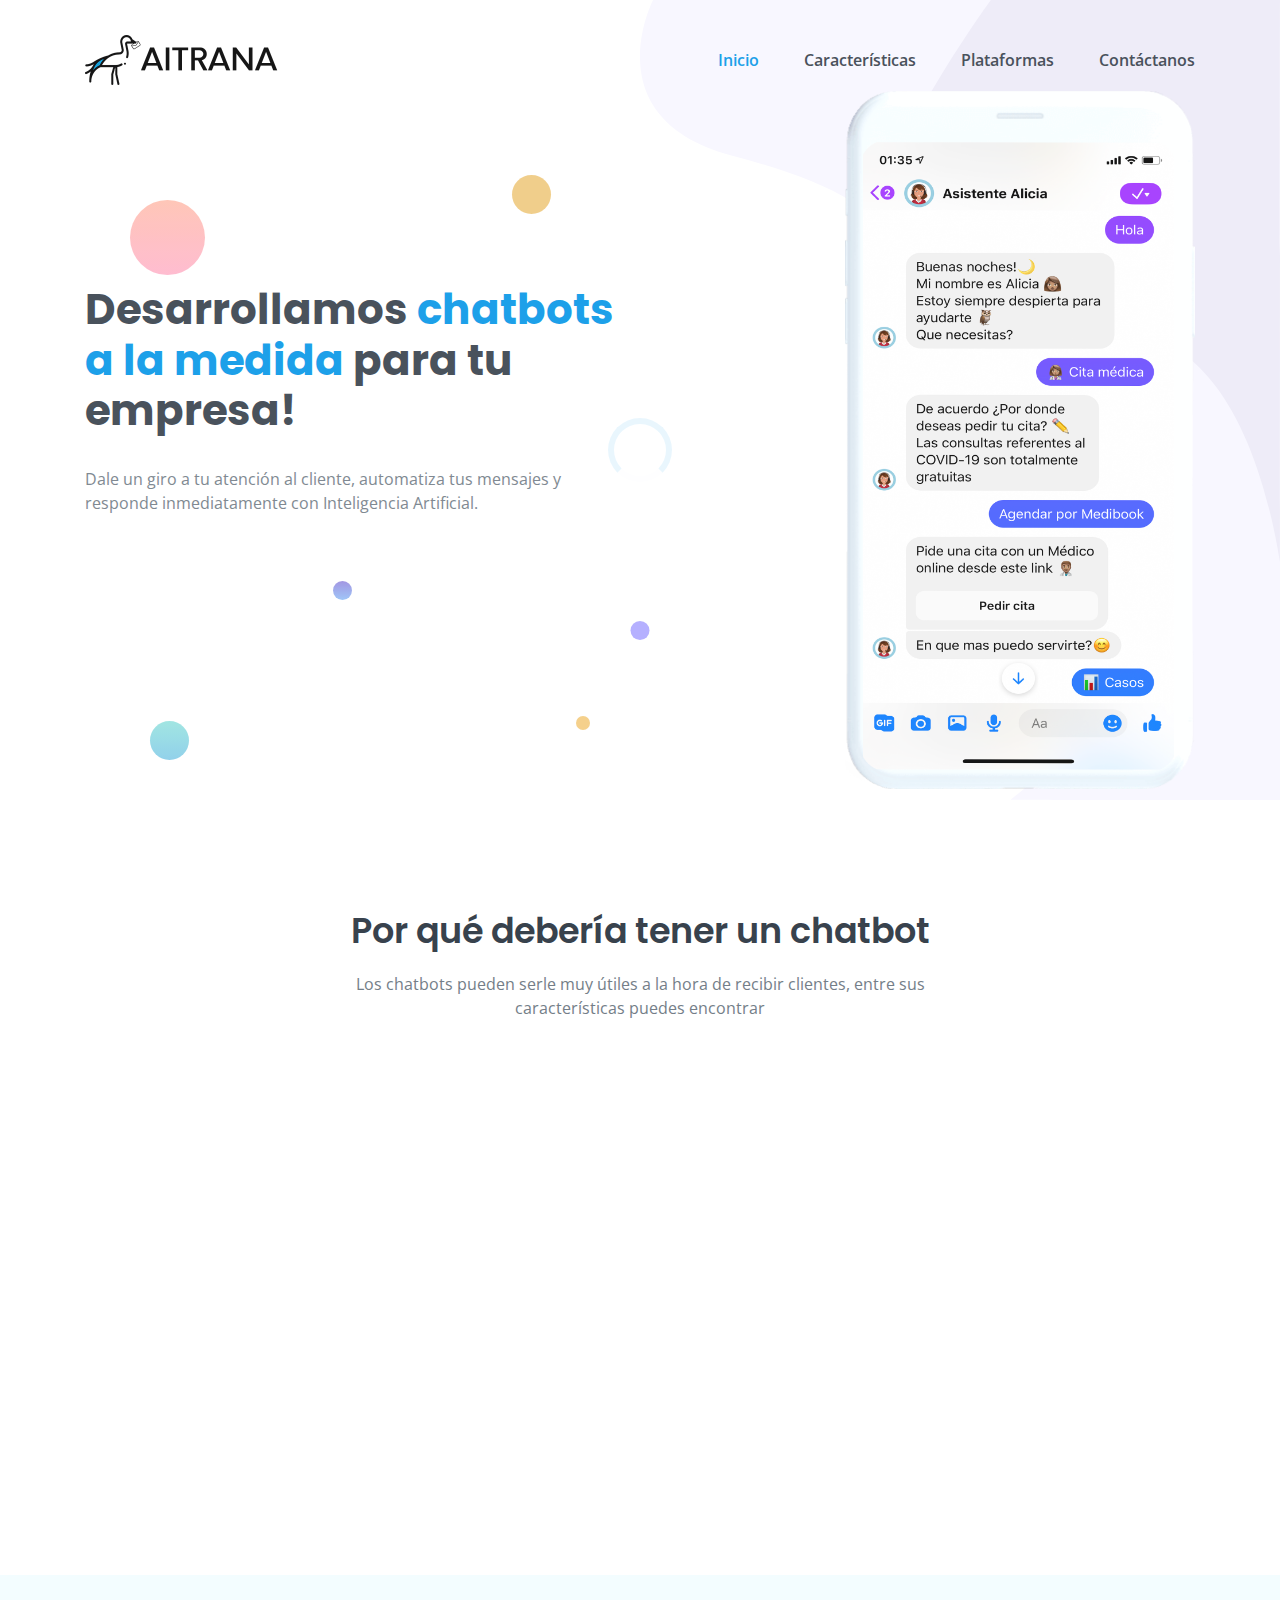
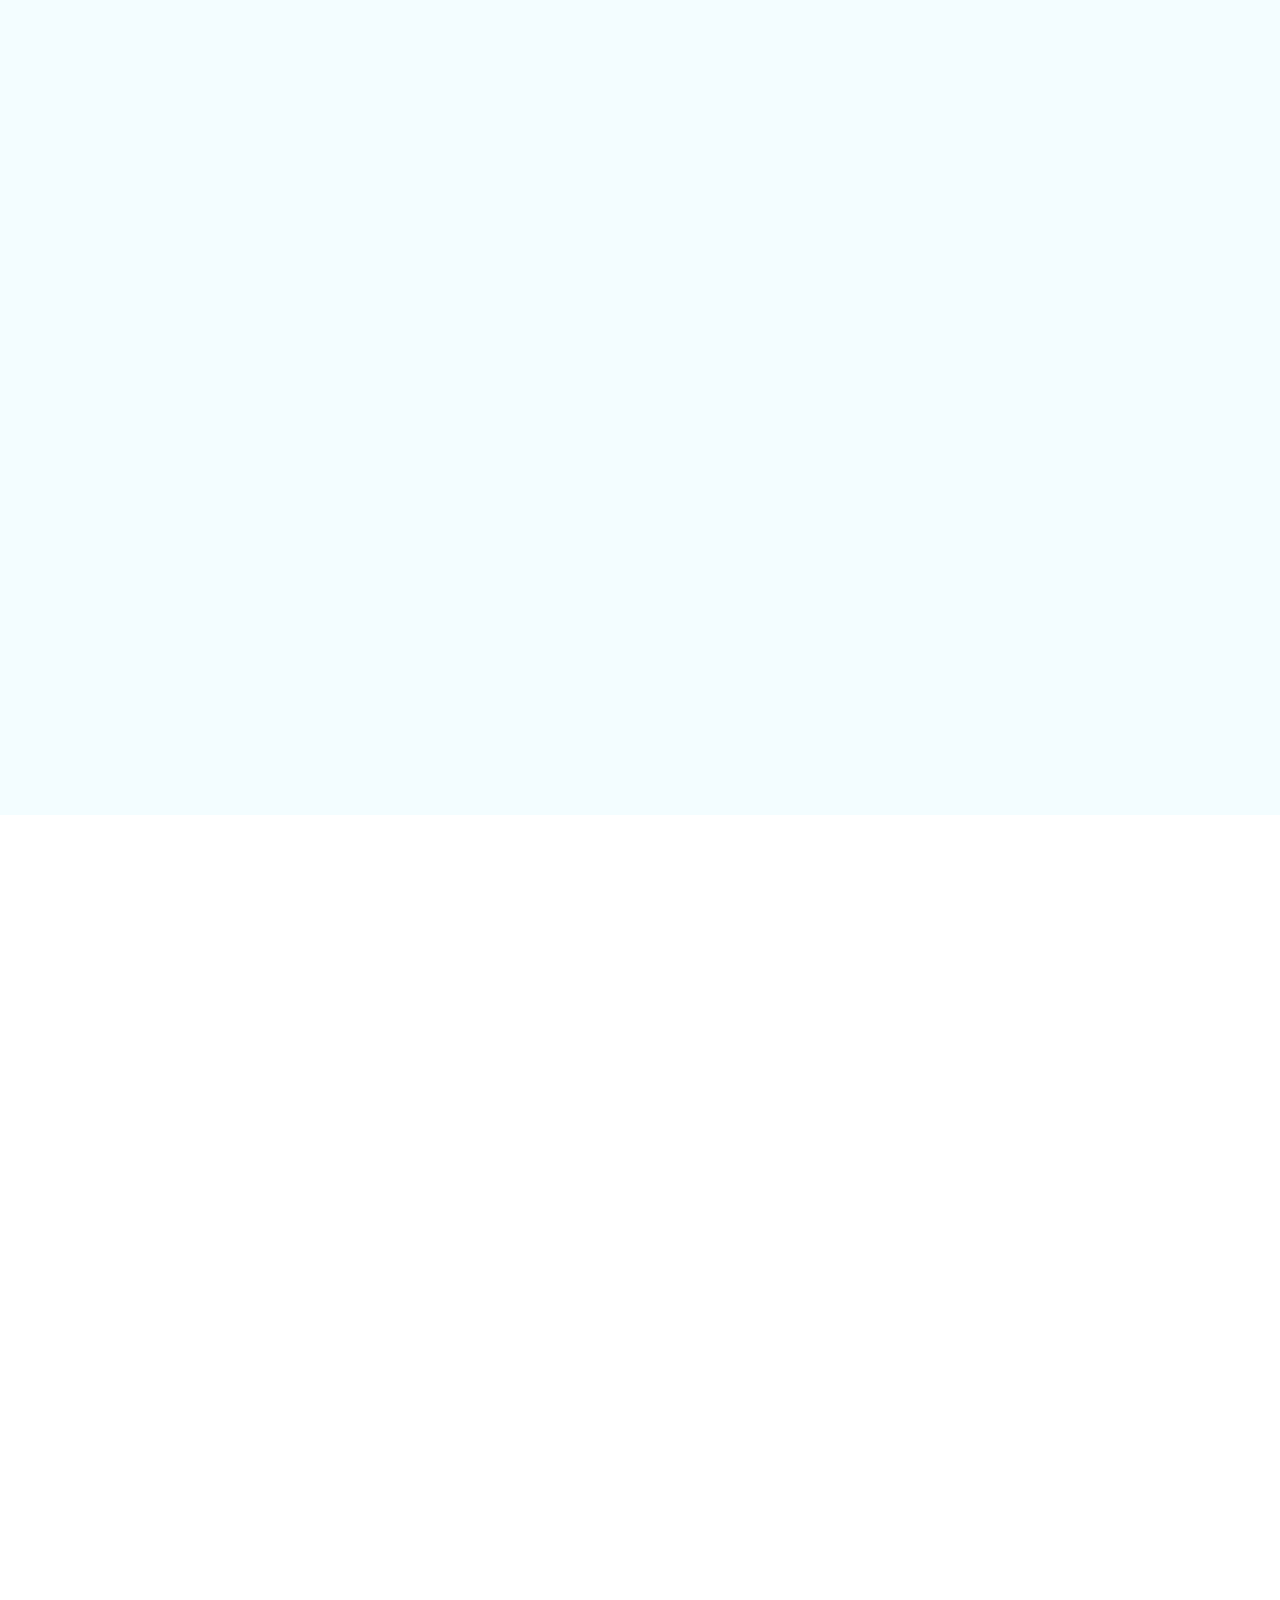
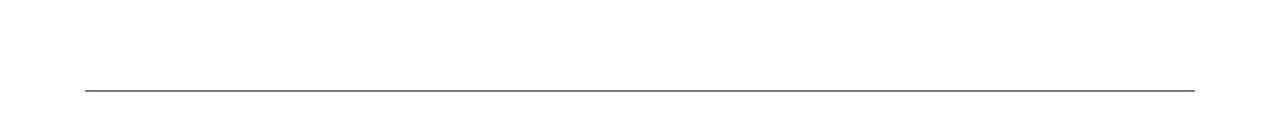
<file: index.html>
<!doctype html>
<html class="no-js" lang="en">

<head>
    <meta charset="utf-8">
    
    <!--====== Title ======-->
    <title>Aitrana</title>
    
    <meta name="description" content="">
    <meta name="viewport" content="width=device-width, initial-scale=1">

    <!--====== Favicon Icon ======-->
    <link rel="shortcut icon" href="assets/images/favicon.png" type="image/png">
        
    <!--====== Animate CSS ======-->
    <link rel="stylesheet" href="assets/css/animate.css">
        
    <!--====== lineicons CSS ======-->
    <link rel="stylesheet" href="assets/css/lineicons.css">
        
    <!--====== Bootstrap CSS ======-->
    <link rel="stylesheet" href="assets/css/bootstrap.min.css">
    
    <!--====== Default CSS ======-->
    <link rel="stylesheet" href="assets/css/default.css">
    
    <!--====== Style CSS ======-->
    <link rel="stylesheet" href="assets/css/style.css">
    
</head>

<body>
    <!--[if IE]>
    <p class="browserupgrade">You are using an <strong>outdated</strong> browser. Please <a href="https://browsehappy.com/">upgrade your browser</a> to improve your experience and security.</p>
  <![endif]-->
    
    <!--====== PRELOADER PART START ======-->

    <div class="preloader">
        <div class="loader">
            <div class="ytp-spinner">
                <div class="ytp-spinner-container">
                    <div class="ytp-spinner-rotator">
                        <div class="ytp-spinner-left">
                            <div class="ytp-spinner-circle"></div>
                        </div>
                        <div class="ytp-spinner-right">
                            <div class="ytp-spinner-circle"></div>
                        </div>
                    </div>
                </div>
            </div>
        </div>
    </div>

    <!--====== PRELOADER PART ENDS ======-->
    
    <!--====== HEADER PART START ======-->

    <header class="header-area">
        <div class="navbar-area">
            <div class="container">
                <div class="row">
                    <div class="col-lg-12">
                        <nav class="navbar navbar-expand-lg">
                            <a class="navbar-brand" href="index.html">
                                <img src="assets/images/aitrana_logo.png" alt="Logo">
                            </a>
                            <button class="navbar-toggler" type="button" data-toggle="collapse" data-target="#navbarSupportedContent" aria-controls="navbarSupportedContent" aria-expanded="false" aria-label="Toggle navigation">
                                <span class="toggler-icon"></span>
                                <span class="toggler-icon"></span>
                                <span class="toggler-icon"></span>
                            </button>

                            <div class="collapse navbar-collapse sub-menu-bar" id="navbarSupportedContent">
                                <ul id="nav" class="navbar-nav ml-auto">
                                    <li class="nav-item active">
                                        <a class="page-scroll" href="#home">Inicio</a>
                                    </li>
                                    <li class="nav-item">
                                        <a class="page-scroll" href="#why">Características</a>
                                    </li>
                                    <li class="nav-item">
                                        <a class="page-scroll" href="#about">Plataformas</a>
                                    </li>
                                    <li class="nav-item">
                                        <a class="page-scroll" href="#download">Contáctanos</a>
                                    </li>
                                </ul>
                            </div> <!-- navbar collapse -->
                        </nav> <!-- navbar -->
                    </div>
                </div> <!-- row -->
            </div> <!-- container -->
        </div> <!-- navbar area -->

        <div id="home" class="header-hero bg_cover d-lg-flex align-items-center">
            
            <div class="shape shape-1"></div>
            <div class="shape shape-2"></div>
            <div class="shape shape-3"></div>
            <div class="shape shape-4"></div>
            <div class="shape shape-5"></div>
            <div class="shape shape-6"></div>
            
            <div class="container">
                <div class="row align-items-center justify-content-center justify-content-lg-between">
                    <div class="col-lg-6 col-md-10">
                        <div class="header-hero-content">
                            <h3 class="header-title wow fadeInLeftBig" data-wow-duration="1.3s" data-wow-delay="0.2s">Desarrollamos <span id="js-rotating"> chatbots a la medida</span> para tu empresa!</h3>
                            <p class="text wow fadeInLeftBig" data-wow-duration="1.3s" data-wow-delay="0.6s">Dale un giro a tu atención al cliente, automatiza tus mensajes y responde inmediatamente con Inteligencia Artificial.</p>
                        </div> <!-- header hero content -->
                    </div>
                    <div class="col-lg-4 col-md-6 col-sm-6 col-10">
                        <div class="header-image">
                            <img src="assets/images/chatbot_app.png" alt="app" class="image wow fadeInRightBig" data-wow-duration="1.3s" data-wow-delay="0.5s">
                            <div class="image-shape wow fadeInRightBig" data-wow-duration="1.3s" data-wow-delay="0.8s">
                            </div>
                        </div> <!-- header image -->
                    </div>
                </div> <!-- row -->
            </div> <!-- container -->
            <div class="header-shape-1"></div> <!-- header shape -->
            <div class="header-shape-2">
                <img src="assets/images/header-shape-2.svg" alt="shape">
            </div> <!-- header shape -->
        </div> <!-- header hero -->
    </header>

    <!--====== HEADER PART ENDS ======-->
    
    <!--====== SERVICES PART START ======-->
    
    <section id="why" class="services-area pt-110 pb-120">
        <div class="container">
            <div class="row justify-content-center">
                <div class="col-lg-7">
                    <div class="section-title text-center pb-25">
                        <h3 class="title">Por qué debería tener un chatbot</h3>
                        <p class="text">Los chatbots pueden serle muy útiles a la hora de recibir clientes, entre sus características puedes encontrar</p>
                    </div> <!-- section title -->
                </div>
            </div> <!-- row -->
            <div class="row">
                <div class="col-lg-3 col-sm-6">
                    <div class="single-services services-color-1 text-center mt-30 wow fadeInUpBig" data-wow-duration="1.3s" data-wow-delay="0.2s">
                        <div class="services-icon d-flex align-items-center justify-content-center">
                            <i class="lni lni-layers"></i>
                        </div>
                        <div class="services-content">
                            <h4 class="services-title"><a href="#">Retención de clientes</a></h4>
                            <p class="text">El chatbot responde y mantiene la conversación con el cliente.</p>
                        </div>
                    </div> <!-- single services -->
                </div>
                <div class="col-lg-3 col-sm-6">
                    <div class="single-services services-color-2 text-center mt-30 wow fadeInUpBig" data-wow-duration="1.3s" data-wow-delay="0.4s">
                        <div class="services-icon d-flex align-items-center justify-content-center">
                            <i class="lni lni-layout"></i>
                        </div>
                        <div class="services-content">
                            <h4 class="services-title"><a href="#">Personalizable</a></h4>
                            <p class="text">Los chatbots son desarrollados al gusto y son 100% editables.</p>
                        </div>
                    </div> <!-- single services -->
                </div>
                <div class="col-lg-3 col-sm-6">
                    <div class="single-services services-color-3 text-center mt-30 wow fadeInUpBig" data-wow-duration="1.3s" data-wow-delay="0.6s">
                        <div class="services-icon d-flex align-items-center justify-content-center">
                            <i class="lni lni-bolt"></i>
                        </div>
                        <div class="services-content">
                            <h4 class="services-title"><a href="#">Respuestas rápidas</a></h4>
                            <p class="text">¡Basta de esperar! Los clientes conseguirán una respuesta de manera inmediata.</p>
                        </div>
                    </div> <!-- single services -->
                </div>
                <div class="col-lg-3 col-sm-6">
                    <div class="single-services services-color-4 text-center mt-30 wow fadeInUpBig" data-wow-duration="1.3s" data-wow-delay="0.8s">
                        <div class="services-icon d-flex align-items-center justify-content-center">
                            <i class="lni lni-protection"></i>
                        </div>
                        <div class="services-content">
                            <h4 class="services-title"><a href="#">Seguridad y disponibilidad</a></h4>
                            <p class="text">El chatbot esta disponible 24/7 por lo que tus clientes siempre obtendrán una respuesta.</p>
                        </div>
                    </div> <!-- single services -->
                </div>
            </div> <!-- row -->
        </div> <!-- container -->
    </section>
    
    <!--====== SERVICES PART ENDS ======-->
    
    <!--====== ABOUT PART START ======-->
    
    <section id="about" class="about-area pt-70 pb-120">
        <div class="container">
            <div class="row align-items-center">
                <div class="col-lg-6">
                    <div class="about-image mt-50 wow fadeInLeftBig" data-wow-duration="1.3s" data-wow-delay="0.5s">
                        <div class="about-shape"></div>
                        <img class="app" src="assets/images/about-app.png" alt="app">
                    </div> <!-- about image -->
                </div>
                <div class="col-lg-6">
                    <div class="about-content mt-50 wow fadeInRightBig" data-wow-duration="1.3s" data-wow-delay="0.5s">
                        <div class="section-title">
                            <h3 class="title">Disponible en multiples plataformas!</h3>
                            <p class="text">Te ayudamos a lanzar tu chatbot en plataformas como Messenger, Whatsapp, Telegram, Slack, entre otros.</p>
                        </div> <!-- section title -->
                    </div> <!-- about content -->
                </div>
            </div> <!-- row -->
        </div> <!-- container -->
    </section>
    
    <!--====== ABOUT PART ENDS ======-->
    
    
    <!--====== DOWNLOAD PART START ======-->
    
    <section id="download" class="download-area pt-70 pb-40">
        <div class="container">
            <div class="row justify-content-center align-items-center">
                <div class="col-lg-6 col-md-9">
                    <div class="download-image mt-50 wow fadeInRightBig" data-wow-duration="1.3s" data-wow-delay="0.2s">
                        <img class="image" src="assets/images/contact-app.png" alt="download">
                        
                        <div class="download-shape-1"></div>
                        <div class="download-shape-2">
                        </div>
                    </div> <!-- download image -->
                </div>
                <div class="col-lg-6">
                    <div class="download-content mt-45 wow fadeInLeftBig" data-wow-duration="1.3s" data-wow-delay="0.5s">
                        <h3 class="download-title">Contáctanos!</h3>
                        <p class="text">No deje pasar la oportunidad de mejorar su atención al cliente, Envíenos un mensaje!</p>
                        <ul>
                            <ul class="d-flex">
                                <li><a href="#" rel="nofollow" class="main-btn wow fadeInLeftBig" data-wow-duration="1.3s" data-wow-delay="0.8s" target="_blank">Enviar mensaje</a></li>
                            </ul>
                        </ul>
                    </div> <!-- download image -->
                </div>
            </div> <!-- row -->
        </div> <!-- container -->
    </section>
    
    <!--====== DOWNLOAD PART ENDS ======-->
    
    <!--====== PART START ======-->
        
        <div class="footer-copyright">
            <div class="container">
                <div class="row">
                    <div class="col-lg-12">
                        <div class="copyright d-sm-flex justify-content-between">
                        </div> <!-- copyright -->
                    </div>
                </div> <!-- row -->
            </div> <!-- container -->
        </div> <!-- footer copyright -->
    </footer>
    
    <!--====== PART ENDS ======-->
    
    <!--====== BACK TOP TOP PART START ======-->

    <a href="#" class="back-to-top"><i class="lni lni-chevron-up"></i></a>

    <!--====== BACK TOP TOP PART ENDS ======-->
    
    <!--====== PART START ======-->
    
<!--
    <section class="">
        <div class="container">
            <div class="row">
                <div class="col-lg-"></div> 
            </div>
        </div>
    </section>
-->
    
    <!--====== PART ENDS ======-->
    




    <!--====== Jquery js ======-->
    <script src="assets/js/vendor/jquery-1.12.4.min.js"></script>
    <script src="assets/js/vendor/modernizr-3.7.1.min.js"></script>
    
    <!--====== Bootstrap js ======-->
    <script src="assets/js/popper.min.js"></script>
    <script src="assets/js/bootstrap.min.js"></script>
    
    
    <!--====== WOW js ======-->
    <script src="assets/js/wow.min.js"></script>
    
    
    <!--====== Scrolling Nav js ======-->
    <script src="assets/js/jquery.easing.min.js"></script>
    <script src="assets/js/scrolling-nav.js"></script>
    
    <!--====== Main js ======-->
    <script src="assets/js/main.js"></script>
    
</body>

</html>
</file>
<file: assets/css/default.css>
/* Deafult Margin & Padding */
/*-- Margin Top --*/
.mt-5 {
	margin-top: 5px;
}
.mt-10 {
	margin-top: 10px;
}
.mt-15 {
	margin-top: 15px;
}
.mt-20 {
	margin-top: 20px;
}
.mt-25 {
	margin-top: 25px;
}
.mt-30 {
	margin-top: 30px;
}
.mt-35 {
	margin-top: 35px;
}
.mt-40 {
	margin-top: 40px;
}
.mt-45 {
	margin-top: 45px;
}
.mt-50 {
	margin-top: 50px;
}
.mt-55 {
	margin-top: 55px;
}
.mt-60 {
	margin-top: 60px;
}
.mt-65 {
	margin-top: 65px;
}
.mt-70 {
	margin-top: 70px;
}
.mt-75 {
	margin-top: 75px;
}
.mt-80 {
	margin-top: 80px;
}
.mt-85 {
	margin-top: 85px;
}
.mt-90 {
	margin-top: 90px;
}
.mt-95 {
	margin-top: 95px;
}
.mt-100 {
	margin-top: 100px;
}
.mt-105 {
	margin-top: 105px;
}
.mt-110 {
	margin-top: 110px;
}
.mt-115 {
	margin-top: 115px;
}
.mt-120 {
	margin-top: 120px;
}
.mt-125 {
	margin-top: 125px;
}
.mt-130 {
	margin-top: 130px;
}
.mt-135 {
	margin-top: 135px;
}
.mt-140 {
	margin-top: 140px;
}
.mt-145 {
	margin-top: 145px;
}
.mt-150 {
	margin-top: 150px;
}
.mt-155 {
	margin-top: 155px;
}
.mt-160 {
	margin-top: 160px;
}
.mt-165 {
	margin-top: 165px;
}
.mt-170 {
	margin-top: 170px;
}
.mt-175 {
	margin-top: 175px;
}
.mt-180 {
	margin-top: 180px;
}
.mt-185 {
	margin-top: 185px;
}
.mt-190 {
	margin-top: 190px;
}
.mt-195 {
	margin-top: 195px;
}
.mt-200 {
	margin-top: 200px;
}
/*-- Margin Bottom --*/

.mb-5 {
	margin-bottom: 5px;
}
.mb-10 {
	margin-bottom: 10px;
}
.mb-15 {
	margin-bottom: 15px;
}
.mb-20 {
	margin-bottom: 20px;
}
.mb-25 {
	margin-bottom: 25px;
}
.mb-30 {
	margin-bottom: 30px;
}
.mb-35 {
	margin-bottom: 35px;
}
.mb-40 {
	margin-bottom: 40px;
}
.mb-45 {
	margin-bottom: 45px;
}
.mb-50 {
	margin-bottom: 50px;
}
.mb-55 {
	margin-bottom: 55px;
}
.mb-60 {
	margin-bottom: 60px;
}
.mb-65 {
	margin-bottom: 65px;
}
.mb-70 {
	margin-bottom: 70px;
}
.mb-75 {
	margin-bottom: 75px;
}
.mb-80 {
	margin-bottom: 80px;
}
.mb-85 {
	margin-bottom: 85px;
}
.mb-90 {
	margin-bottom: 90px;
}
.mb-95 {
	margin-bottom: 95px;
}
.mb-100 {
	margin-bottom: 100px;
}
.mb-105 {
	margin-bottom: 105px;
}
.mb-110 {
	margin-bottom: 110px;
}
.mb-115 {
	margin-bottom: 115px;
}
.mb-120 {
	margin-bottom: 120px;
}
.mb-125 {
	margin-bottom: 125px;
}
.mb-130 {
	margin-bottom: 130px;
}
.mb-135 {
	margin-bottom: 135px;
}
.mb-140 {
	margin-bottom: 140px;
}
.mb-145 {
	margin-bottom: 145px;
}
.mb-150 {
	margin-bottom: 150px;
}
.mb-155 {
	margin-bottom: 155px;
}
.mb-160 {
	margin-bottom: 160px;
}
.mb-165 {
	margin-bottom: 165px;
}
.mb-170 {
	margin-bottom: 170px;
}
.mb-175 {
	margin-bottom: 175px;
}
.mb-180 {
	margin-bottom: 180px;
}
.mb-185 {
	margin-bottom: 185px;
}
.mb-190 {
	margin-bottom: 190px;
}
.mb-195 {
	margin-bottom: 195px;
}
.mb-200 {
	margin-bottom: 200px;
}
/*-- margin left --*/
.ml-5 {
	margin-left: 5px;
}
.ml-10 {
	margin-left: 10px;
}
.ml-15 {
	margin-left: 15px;
}
.ml-20 {
	margin-left: 20px;
}
.ml-25 {
	margin-left: 25px;
}
.ml-30 {
	margin-left: 30px;
}
.ml-35 {
	margin-left: 35px;
}
.ml-40 {
	margin-left: 40px;
}
.ml-45 {
	margin-left: 45px;
}
.ml-50 {
	margin-left: 50px;
}
.ml-55 {
	margin-left: 55px;
}
.ml-60 {
	margin-left: 60px;
}
.ml-65 {
	margin-left: 65px;
}
.ml-70 {
	margin-left: 70px;
}
.ml-75 {
	margin-left: 75px;
}
.ml-80 {
	margin-left: 80px;
}
.ml-85 {
	margin-left: 85px;
}
.ml-90 {
	margin-left: 90px;
}
.ml-95 {
	margin-left: 95px;
}
.ml-100 {
	margin-left: 100px;
}
.ml-105 {
	margin-left: 105px;
}
.ml-110 {
	margin-left: 110px;
}
.ml-115 {
	margin-left: 115px;
}
.ml-120 {
	margin-left: 120px;
}
.ml-125 {
	margin-left: 125px;
}
.ml-130 {
	margin-left: 130px;
}
.ml-135 {
	margin-left: 135px;
}
.ml-140 {
	margin-left: 140px;
}
.ml-145 {
	margin-left: 145px;
}
.ml-150 {
	margin-left: 150px;
}
.ml-155 {
	margin-left: 155px;
}
.ml-160 {
	margin-left: 160px;
}
.ml-165 {
	margin-left: 165px;
}
.ml-170 {
	margin-left: 170px;
}
.ml-175 {
	margin-left: 175px;
}
.ml-180 {
	margin-left: 180px;
}
.ml-185 {
	margin-left: 185px;
}
.ml-190 {
	margin-left: 190px;
}
.ml-195 {
	margin-left: 195px;
}
.ml-200 {
	margin-left: 200px;
}
/*-- margin right --*/
.mr-5 {
	margin-right: 5px;
}
.mr-10 {
	margin-right: 10px;
}
.mr-15 {
	margin-right: 15px;
}
.mr-20 {
	margin-right: 20px;
}
.mr-25 {
	margin-right: 25px;
}
.mr-30 {
	margin-right: 30px;
}
.mr-35 {
	margin-right: 35px;
}
.mr-40 {
	margin-right: 40px;
}
.mr-45 {
	margin-right: 45px;
}
.mr-50 {
	margin-right: 50px;
}
.mr-55 {
	margin-right: 55px;
}
.mr-60 {
	margin-right: 60px;
}
.mr-65 {
	margin-right: 65px;
}
.mr-70 {
	margin-right: 70px;
}
.mr-75 {
	margin-right: 75px;
}
.mr-80 {
	margin-right: 80px;
}
.mr-85 {
	margin-right: 85px;
}
.mr-90 {
	margin-right: 90px;
}
.mr-95 {
	margin-right: 95px;
}
.mr-100 {
	margin-right: 100px;
}
.mr-105 {
	margin-right: 105px;
}
.mr-110 {
	margin-right: 110px;
}
.mr-115 {
	margin-right: 115px;
}
.mr-120 {
	margin-right: 120px;
}
.mr-125 {
	margin-right: 125px;
}
.mr-130 {
	margin-right: 130px;
}
.mr-135 {
	margin-right: 135px;
}
.mr-140 {
	margin-right: 140px;
}
.mr-145 {
	margin-right: 145px;
}
.mr-150 {
	margin-right: 150px;
}
.mr-155 {
	margin-right: 155px;
}
.mr-160 {
	margin-right: 160px;
}
.mr-165 {
	margin-right: 165px;
}
.mr-170 {
	margin-right: 170px;
}
.mr-175 {
	margin-right: 175px;
}
.mr-180 {
	margin-right: 180px;
}
.mr-185 {
	margin-right: 185px;
}
.mr-190 {
	margin-right: 190px;
}
.mr-195 {
	margin-right: 195px;
}
.mr-200 {
	margin-right: 200px;
}


/*-- Padding Top --*/

.pt-5 {
	padding-top: 5px;
}
.pt-10 {
	padding-top: 10px;
}
.pt-15 {
	padding-top: 15px;
}
.pt-20 {
	padding-top: 20px;
}
.pt-25 {
	padding-top: 25px;
}
.pt-30 {
	padding-top: 30px;
}
.pt-35 {
	padding-top: 35px;
}
.pt-40 {
	padding-top: 40px;
}
.pt-45 {
	padding-top: 45px;
}
.pt-50 {
	padding-top: 50px;
}
.pt-55 {
	padding-top: 55px;
}
.pt-60 {
	padding-top: 60px;
}
.pt-65 {
	padding-top: 65px;
}
.pt-70 {
	padding-top: 70px;
}
.pt-75 {
	padding-top: 75px;
}
.pt-80 {
	padding-top: 80px;
}
.pt-85 {
	padding-top: 85px;
}
.pt-90 {
	padding-top: 90px;
}
.pt-95 {
	padding-top: 95px;
}
.pt-100 {
	padding-top: 100px;
}
.pt-105 {
	padding-top: 105px;
}
.pt-110 {
	padding-top: 110px;
}
.pt-115 {
	padding-top: 115px;
}
.pt-120 {
	padding-top: 120px;
}
.pt-125 {
	padding-top: 125px;
}
.pt-130 {
	padding-top: 130px;
}
.pt-135 {
	padding-top: 135px;
}
.pt-140 {
	padding-top: 140px;
}
.pt-145 {
	padding-top: 145px;
}
.pt-150 {
	padding-top: 150px;
}
.pt-155 {
	padding-top: 155px;
}
.pt-160 {
	padding-top: 160px;
}
.pt-165 {
	padding-top: 165px;
}
.pt-170 {
	padding-top: 170px;
}
.pt-175 {
	padding-top: 175px;
}
.pt-180 {
	padding-top: 180px;
}
.pt-185 {
	padding-top: 185px;
}
.pt-190 {
	padding-top: 190px;
}
.pt-195 {
	padding-top: 195px;
}
.pt-200 {
	padding-top: 200px;
}
/*-- Padding Bottom --*/

.pb-5 {
	padding-bottom: 5px;
}
.pb-10 {
	padding-bottom: 10px;
}
.pb-15 {
	padding-bottom: 15px;
}
.pb-20 {
	padding-bottom: 20px;
}
.pb-25 {
	padding-bottom: 25px;
}
.pb-30 {
	padding-bottom: 30px;
}
.pb-35 {
	padding-bottom: 35px;
}
.pb-40 {
	padding-bottom: 40px;
}
.pb-45 {
	padding-bottom: 45px;
}
.pb-50 {
	padding-bottom: 50px;
}
.pb-55 {
	padding-bottom: 55px;
}
.pb-60 {
	padding-bottom: 60px;
}
.pb-65 {
	padding-bottom: 65px;
}
.pb-70 {
	padding-bottom: 70px;
}
.pb-75 {
	padding-bottom: 75px;
}
.pb-80 {
	padding-bottom: 80px;
}
.pb-85 {
	padding-bottom: 85px;
}
.pb-90 {
	padding-bottom: 90px;
}
.pb-95 {
	padding-bottom: 95px;
}
.pb-100 {
	padding-bottom: 100px;
}
.pb-105 {
	padding-bottom: 105px;
}
.pb-110 {
	padding-bottom: 110px;
}
.pb-115 {
	padding-bottom: 115px;
}
.pb-120 {
	padding-bottom: 120px;
}
.pb-125 {
	padding-bottom: 125px;
}
.pb-130 {
	padding-bottom: 130px;
}
.pb-135 {
	padding-bottom: 135px;
}
.pb-140 {
	padding-bottom: 140px;
}
.pb-145 {
	padding-bottom: 145px;
}
.pb-150 {
	padding-bottom: 150px;
}
.pb-155 {
	padding-bottom: 155px;
}
.pb-160 {
	padding-bottom: 160px;
}
.pb-165 {
	padding-bottom: 165px;
}
.pb-170 {
	padding-bottom: 170px;
}
.pb-175 {
	padding-bottom: 175px;
}
.pb-180 {
	padding-bottom: 180px;
}
.pb-185 {
	padding-bottom: 185px;
}
.pb-190 {
	padding-bottom: 190px;
}
.pb-195 {
	padding-bottom: 195px;
}
.pb-200 {
	padding-bottom: 200px;
}

/*-- Padding left --*/

.pl-0 {
	padding-left: 0px;
}
.pl-5 {
	padding-left: 5px;
}
.pl-10 {
	padding-left: 10px;
}
.pl-15 {
	padding-left: 15px;
}
.pl-20 {
	padding-left: 20px;
}
.pl-25 {
	padding-left: 25px;
}
.pl-30 {
	padding-left: 30px;
}
.pl-35 {
	padding-left: 35px;
}
.pl-40 {
	padding-left: 40px;
}
.pl-45 {
	padding-left: 45px;
}
.pl-50 {
	padding-left: 50px;
}
.pl-55 {
	padding-left: 55px;
}
.pl-60 {
	padding-left: 60px;
}
.pl-65 {
	padding-left: 65px;
}
.pl-70 {
	padding-left: 70px;
}
.pl-75 {
	padding-left: 75px;
}
.pl-80 {
	padding-left: 80px;
}
.pl-85 {
	padding-left: 85px;
}
.pl-90 {
	padding-left: 90px;
}
.pl-100 {
	padding-left: 100px;
}
.pl-105 {
	padding-left: 105px;
}
.pl-110 {
	padding-left: 110px;
}
.pl-115 {
	padding-left: 115px;
}
.pl-120 {
	padding-left: 120px;
}
.pl-125 {
	padding-left: 125px;
}
/*-- Padding right --*/

.pr-0 {
	padding-right: 0px;
}
.pr-5 {
	padding-right: 5px;
}
.pr-10 {
	padding-right: 10px;
}
.pr-15 {
	padding-right: 15px;
}
.pr-20 {
	padding-right: 20px;
}
.pr-25 {
	padding-right: 25px;
}
.pr-30 {
	padding-right: 30px;
}
.pr-35 {
	padding-right: 35px;
}
.pr-40 {
	padding-right: 40px;
}
.pr-45 {
	padding-right: 45px;
}
.pr-50 {
	padding-right: 50px;
}
.pr-55 {
	padding-right: 55px;
}
.pr-60 {
	padding-right: 60px;
}
.pr-65 {
	padding-right: 65px;
}
.pr-70 {
	padding-right: 70px;
}
.pr-75 {
	padding-right: 75px;
}
.pr-80 {
	padding-right: 80px;
}
.pr-85 {
	padding-right: 85px;
}
.pr-90 {
	padding-right: 90px;
}
.pr-95 {
	padding-right: 95px;
}
.pr-100 {
	padding-right: 100px;
}
.pr-105 {
	padding-right: 105px;
}
/* Background Color */

.gray-bg {
	background: #f6f6f6;
}
.white-bg {
	background: #fff;
}
.black-bg {
	background: #222;
}
/* Color */

.white {
	color: #fff;
}
.black {
	color: #222;
}
/* black overlay */

[data-overlay] {
	position: relative;
}
[data-overlay]::before {
	background: #000 none repeat scroll 0 0;
	content: "";
	height: 100%;
	left: 0;
	position: absolute;
	top: 0;
	width: 100%;
	z-index: 1;
}
[data-overlay="3"]::before {
	opacity: 0.3;
}
[data-overlay="4"]::before {
	opacity: 0.4;
}
[data-overlay="5"]::before {
	opacity: 0.5;
}
[data-overlay="6"]::before {
	opacity: 0.6;
}
[data-overlay="7"]::before {
	opacity: 0.7;
}
[data-overlay="8"]::before {
	opacity: 0.8;
}
[data-overlay="9"]::before {
	opacity: 0.9;
}
</file>
<file: assets/css/style.css>
/*-----------------------------------------------------------------------------------

    Template Name: AppLand
    Template URI: uideck.com/templates/appland
    Support: https://uideck.com/support/
    Version: 1.0

-----------------------------------------------------------------------------------

    CSS INDEX
    ===================

    01. Theme default CSS
	02. Header
    03. Hero
	04. Footer

-----------------------------------------------------------------------------------*/
/*===========================
      01.COMMON css 
===========================*/
@import url("https://fonts.googleapis.com/css?family=Open+Sans:300,400,600,700|Poppins:300,400,500,600,700&display=swap");
body {
  font-family: "Open Sans", sans-serif;
  font-weight: normal;
  font-style: normal;
  color: #747E88;
  overflow-x: hidden; }

* {
  margin: 0;
  padding: 0;
  -webkit-box-sizing: border-box;
  -moz-box-sizing: border-box;
  box-sizing: border-box; }

img {
  max-width: 100%; }

a:focus,
input:focus,
textarea:focus,
button:focus {
  text-decoration: none;
  outline: none; }

a:focus,
a:hover {
  text-decoration: none; }

i,
span,
a {
  display: inline-block; }

audio,
canvas,
iframe,
img,
svg,
video {
  vertical-align: middle; }

h1,
h2,
h3,
h4,
h5,
h6 {
  font-family: "Poppins", sans-serif;
  font-weight: 700;
  color: #38424D;
  margin: 0px; }

h1 {
  font-size: 48px; }

h2 {
  font-size: 36px; }

h3 {
  font-size: 28px; }

h4 {
  font-size: 22px; }

h5 {
  font-size: 18px; }

h6 {
  font-size: 16px; }

ul, ol {
  margin: 0px;
  padding: 0px;
  list-style-type: none; }

p {
  font-size: 16px;
  font-weight: 400;
  line-height: 24px;
  color: #747E88;
  margin: 0px; }

.bg_cover {
  background-position: center center;
  background-size: cover;
  background-repeat: no-repeat;
  width: 100%;
  height: 100%; }

/*===== All Button Style =====*/
.main-btn {
  display: inline-block;
  font-weight: 500;
  text-align: center;
  white-space: nowrap;
  vertical-align: middle;
  -webkit-user-select: none;
  -moz-user-select: none;
  -ms-user-select: none;
  user-select: none;
  border: 2px solid #0898E7;
  padding: 0 25px;
  font-size: 16px;
  height: 55px;
  line-height: 51px;
  border-radius: 5px;
  color: #fff;
  cursor: pointer;
  z-index: 5;
  -webkit-transition: all 0.4s ease-out 0s;
  -moz-transition: all 0.4s ease-out 0s;
  -ms-transition: all 0.4s ease-out 0s;
  -o-transition: all 0.4s ease-out 0s;
  transition: all 0.4s ease-out 0s;
  background-color: #0898E7; }
  .main-btn:hover {
    background-color: rgba(8, 152, 231, 0.7);
    color: #fff;
    border-color: transparent; }
  .main-btn.main-btn-2 {
    background-color: transparent;
    color: #525A63;
    border-color: #525A63; }
    .main-btn.main-btn-2:hover {
      background-color: rgba(82, 90, 99, 0.5);
      color: #525A63; }

@keyframes animation1 {
  0% {
    -webkit-transform: scale(1);
    -moz-transform: scale(1);
    -ms-transform: scale(1);
    -o-transform: scale(1);
    transform: scale(1); }
  50% {
    -webkit-transform: scale(1.2);
    -moz-transform: scale(1.2);
    -ms-transform: scale(1.2);
    -o-transform: scale(1.2);
    transform: scale(1.2); }
  100% {
    -webkit-transform: scale(1);
    -moz-transform: scale(1);
    -ms-transform: scale(1);
    -o-transform: scale(1);
    transform: scale(1); } }

@-webkit-keyframes animation1 {
  0% {
    -webkit-transform: scale(1);
    -moz-transform: scale(1);
    -ms-transform: scale(1);
    -o-transform: scale(1);
    transform: scale(1); }
  50% {
    -webkit-transform: scale(1.2);
    -moz-transform: scale(1.2);
    -ms-transform: scale(1.2);
    -o-transform: scale(1.2);
    transform: scale(1.2); }
  100% {
    -webkit-transform: scale(1);
    -moz-transform: scale(1);
    -ms-transform: scale(1);
    -o-transform: scale(1);
    transform: scale(1); } }

/*===== All Section Title Style =====*/
.section-title .title {
  font-size: 35px;
  font-weight: 600; }
  @media (max-width: 767px) {
    .section-title .title {
      font-size: 22px; } }
  @media only screen and (min-width: 576px) and (max-width: 767px) {
    .section-title .title {
      font-size: 26px; } }

.section-title .text {
  margin-top: 20px; }

/*===== All Slick Slide Outline Style =====*/
.slick-slide {
  outline: 0; }

/*===== All Preloader Style =====*/
.preloader {
  /* Body Overlay */
  position: fixed;
  top: 0;
  left: 0;
  display: table;
  height: 100%;
  width: 100%;
  /* Change Background Color */
  background: #fff;
  z-index: 99999; }
  .preloader .loader {
    display: table-cell;
    vertical-align: middle;
    text-align: center; }
    .preloader .loader .ytp-spinner {
      position: absolute;
      left: 50%;
      top: 50%;
      width: 64px;
      margin-left: -32px;
      z-index: 18;
      pointer-events: none; }
      .preloader .loader .ytp-spinner .ytp-spinner-container {
        pointer-events: none;
        position: absolute;
        width: 100%;
        padding-bottom: 100%;
        top: 50%;
        left: 50%;
        margin-top: -50%;
        margin-left: -50%;
        -webkit-animation: ytp-spinner-linspin 1568.23529647ms linear infinite;
        -moz-animation: ytp-spinner-linspin 1568.23529647ms linear infinite;
        -o-animation: ytp-spinner-linspin 1568.23529647ms linear infinite;
        animation: ytp-spinner-linspin 1568.23529647ms linear infinite; }
        .preloader .loader .ytp-spinner .ytp-spinner-container .ytp-spinner-rotator {
          position: absolute;
          width: 100%;
          height: 100%;
          -webkit-animation: ytp-spinner-easespin 5332ms cubic-bezier(0.4, 0, 0.2, 1) infinite both;
          -moz-animation: ytp-spinner-easespin 5332ms cubic-bezier(0.4, 0, 0.2, 1) infinite both;
          -o-animation: ytp-spinner-easespin 5332ms cubic-bezier(0.4, 0, 0.2, 1) infinite both;
          animation: ytp-spinner-easespin 5332ms cubic-bezier(0.4, 0, 0.2, 1) infinite both; }
          .preloader .loader .ytp-spinner .ytp-spinner-container .ytp-spinner-rotator .ytp-spinner-left {
            position: absolute;
            top: 0;
            left: 0;
            bottom: 0;
            overflow: hidden;
            right: 50%; }
          .preloader .loader .ytp-spinner .ytp-spinner-container .ytp-spinner-rotator .ytp-spinner-right {
            position: absolute;
            top: 0;
            right: 0;
            bottom: 0;
            overflow: hidden;
            left: 50%; }
    .preloader .loader .ytp-spinner-circle {
      box-sizing: border-box;
      position: absolute;
      width: 200%;
      height: 100%;
      border-style: solid;
      /* Spinner Color */
      border-color: #0898E7 #0898E7 #eceff8;
      border-radius: 50%;
      border-width: 6px; }
    .preloader .loader .ytp-spinner-left .ytp-spinner-circle {
      left: 0;
      right: -100%;
      border-right-color: #eceff8;
      -webkit-animation: ytp-spinner-left-spin 1333ms cubic-bezier(0.4, 0, 0.2, 1) infinite both;
      -moz-animation: ytp-spinner-left-spin 1333ms cubic-bezier(0.4, 0, 0.2, 1) infinite both;
      -o-animation: ytp-spinner-left-spin 1333ms cubic-bezier(0.4, 0, 0.2, 1) infinite both;
      animation: ytp-spinner-left-spin 1333ms cubic-bezier(0.4, 0, 0.2, 1) infinite both; }
    .preloader .loader .ytp-spinner-right .ytp-spinner-circle {
      left: -100%;
      right: 0;
      border-left-color: #eceff8;
      -webkit-animation: ytp-right-spin 1333ms cubic-bezier(0.4, 0, 0.2, 1) infinite both;
      -moz-animation: ytp-right-spin 1333ms cubic-bezier(0.4, 0, 0.2, 1) infinite both;
      -o-animation: ytp-right-spin 1333ms cubic-bezier(0.4, 0, 0.2, 1) infinite both;
      animation: ytp-right-spin 1333ms cubic-bezier(0.4, 0, 0.2, 1) infinite both; }

/* Preloader Animations */
@-webkit-keyframes ytp-spinner-linspin {
  to {
    -webkit-transform: rotate(360deg);
    -moz-transform: rotate(360deg);
    -ms-transform: rotate(360deg);
    -o-transform: rotate(360deg);
    transform: rotate(360deg); } }

@keyframes ytp-spinner-linspin {
  to {
    -webkit-transform: rotate(360deg);
    -moz-transform: rotate(360deg);
    -ms-transform: rotate(360deg);
    -o-transform: rotate(360deg);
    transform: rotate(360deg); } }

@-webkit-keyframes ytp-spinner-easespin {
  12.5% {
    -webkit-transform: rotate(135deg);
    -moz-transform: rotate(135deg);
    -ms-transform: rotate(135deg);
    -o-transform: rotate(135deg);
    transform: rotate(135deg); }
  25% {
    -webkit-transform: rotate(270deg);
    -moz-transform: rotate(270deg);
    -ms-transform: rotate(270deg);
    -o-transform: rotate(270deg);
    transform: rotate(270deg); }
  37.5% {
    -webkit-transform: rotate(405deg);
    -moz-transform: rotate(405deg);
    -ms-transform: rotate(405deg);
    -o-transform: rotate(405deg);
    transform: rotate(405deg); }
  50% {
    -webkit-transform: rotate(540deg);
    -moz-transform: rotate(540deg);
    -ms-transform: rotate(540deg);
    -o-transform: rotate(540deg);
    transform: rotate(540deg); }
  62.5% {
    -webkit-transform: rotate(675deg);
    -moz-transform: rotate(675deg);
    -ms-transform: rotate(675deg);
    -o-transform: rotate(675deg);
    transform: rotate(675deg); }
  75% {
    -webkit-transform: rotate(810deg);
    -moz-transform: rotate(810deg);
    -ms-transform: rotate(810deg);
    -o-transform: rotate(810deg);
    transform: rotate(810deg); }
  87.5% {
    -webkit-transform: rotate(945deg);
    -moz-transform: rotate(945deg);
    -ms-transform: rotate(945deg);
    -o-transform: rotate(945deg);
    transform: rotate(945deg); }
  to {
    -webkit-transform: rotate(1080deg);
    -moz-transform: rotate(1080deg);
    -ms-transform: rotate(1080deg);
    -o-transform: rotate(1080deg);
    transform: rotate(1080deg); } }

@keyframes ytp-spinner-easespin {
  12.5% {
    -webkit-transform: rotate(135deg);
    -moz-transform: rotate(135deg);
    -ms-transform: rotate(135deg);
    -o-transform: rotate(135deg);
    transform: rotate(135deg); }
  25% {
    -webkit-transform: rotate(270deg);
    -moz-transform: rotate(270deg);
    -ms-transform: rotate(270deg);
    -o-transform: rotate(270deg);
    transform: rotate(270deg); }
  37.5% {
    -webkit-transform: rotate(405deg);
    -moz-transform: rotate(405deg);
    -ms-transform: rotate(405deg);
    -o-transform: rotate(405deg);
    transform: rotate(405deg); }
  50% {
    -webkit-transform: rotate(540deg);
    -moz-transform: rotate(540deg);
    -ms-transform: rotate(540deg);
    -o-transform: rotate(540deg);
    transform: rotate(540deg); }
  62.5% {
    -webkit-transform: rotate(675deg);
    -moz-transform: rotate(675deg);
    -ms-transform: rotate(675deg);
    -o-transform: rotate(675deg);
    transform: rotate(675deg); }
  75% {
    -webkit-transform: rotate(810deg);
    -moz-transform: rotate(810deg);
    -ms-transform: rotate(810deg);
    -o-transform: rotate(810deg);
    transform: rotate(810deg); }
  87.5% {
    -webkit-transform: rotate(945deg);
    -moz-transform: rotate(945deg);
    -ms-transform: rotate(945deg);
    -o-transform: rotate(945deg);
    transform: rotate(945deg); }
  to {
    -webkit-transform: rotate(1080deg);
    -moz-transform: rotate(1080deg);
    -ms-transform: rotate(1080deg);
    -o-transform: rotate(1080deg);
    transform: rotate(1080deg); } }

@-webkit-keyframes ytp-spinner-left-spin {
  0% {
    -webkit-transform: rotate(130deg);
    -moz-transform: rotate(130deg);
    -ms-transform: rotate(130deg);
    -o-transform: rotate(130deg);
    transform: rotate(130deg); }
  50% {
    -webkit-transform: rotate(-5deg);
    -moz-transform: rotate(-5deg);
    -ms-transform: rotate(-5deg);
    -o-transform: rotate(-5deg);
    transform: rotate(-5deg); }
  to {
    -webkit-transform: rotate(130deg);
    -moz-transform: rotate(130deg);
    -ms-transform: rotate(130deg);
    -o-transform: rotate(130deg);
    transform: rotate(130deg); } }

@keyframes ytp-spinner-left-spin {
  0% {
    -webkit-transform: rotate(130deg);
    -moz-transform: rotate(130deg);
    -ms-transform: rotate(130deg);
    -o-transform: rotate(130deg);
    transform: rotate(130deg); }
  50% {
    -webkit-transform: rotate(-5deg);
    -moz-transform: rotate(-5deg);
    -ms-transform: rotate(-5deg);
    -o-transform: rotate(-5deg);
    transform: rotate(-5deg); }
  to {
    -webkit-transform: rotate(130deg);
    -moz-transform: rotate(130deg);
    -ms-transform: rotate(130deg);
    -o-transform: rotate(130deg);
    transform: rotate(130deg); } }

@-webkit-keyframes ytp-right-spin {
  0% {
    -webkit-transform: rotate(-130deg);
    -moz-transform: rotate(-130deg);
    -ms-transform: rotate(-130deg);
    -o-transform: rotate(-130deg);
    transform: rotate(-130deg); }
  50% {
    -webkit-transform: rotate(5deg);
    -moz-transform: rotate(5deg);
    -ms-transform: rotate(5deg);
    -o-transform: rotate(5deg);
    transform: rotate(5deg); }
  to {
    -webkit-transform: rotate(-130deg);
    -moz-transform: rotate(-130deg);
    -ms-transform: rotate(-130deg);
    -o-transform: rotate(-130deg);
    transform: rotate(-130deg); } }

@keyframes ytp-right-spin {
  0% {
    -webkit-transform: rotate(-130deg);
    -moz-transform: rotate(-130deg);
    -ms-transform: rotate(-130deg);
    -o-transform: rotate(-130deg);
    transform: rotate(-130deg); }
  50% {
    -webkit-transform: rotate(5deg);
    -moz-transform: rotate(5deg);
    -ms-transform: rotate(5deg);
    -o-transform: rotate(5deg);
    transform: rotate(5deg); }
  to {
    -webkit-transform: rotate(-130deg);
    -moz-transform: rotate(-130deg);
    -ms-transform: rotate(-130deg);
    -o-transform: rotate(-130deg);
    transform: rotate(-130deg); } }

/*===========================
      02.HEADER css 
===========================*/
/*===== NAVBAR =====*/
.navbar-area {
  position: absolute;
  top: 0;
  left: 0;
  width: 100%;
  z-index: 99;
  -webkit-transition: all 0.3s ease-out 0s;
  -moz-transition: all 0.3s ease-out 0s;
  -ms-transition: all 0.3s ease-out 0s;
  -o-transition: all 0.3s ease-out 0s;
  transition: all 0.3s ease-out 0s; }

.sticky {
  position: fixed;
  z-index: 99;
  background-color: #fff;
  -webkit-box-shadow: 0px 20px 50px 0px rgba(0, 0, 0, 0.05);
  -moz-box-shadow: 0px 20px 50px 0px rgba(0, 0, 0, 0.05);
  box-shadow: 0px 20px 50px 0px rgba(0, 0, 0, 0.05);
  -webkit-transition: all 0.3s ease-out 0s;
  -moz-transition: all 0.3s ease-out 0s;
  -ms-transition: all 0.3s ease-out 0s;
  -o-transition: all 0.3s ease-out 0s;
  transition: all 0.3s ease-out 0s; }
  .sticky .navbar {
    padding: 10px 0; }

.navbar {
  padding: 0;
  border-radius: 5px;
  position: relative;
  -webkit-transition: all 0.3s ease-out 0s;
  -moz-transition: all 0.3s ease-out 0s;
  -ms-transition: all 0.3s ease-out 0s;
  -o-transition: all 0.3s ease-out 0s;
  transition: all 0.3s ease-out 0s;
  padding: 35px 0; }

.navbar-brand {
  padding: 0; }
  .navbar-brand img {
    max-width: 200px; }

.navbar-toggler {
  padding: 0; }
  .navbar-toggler .toggler-icon {
    width: 30px;
    height: 2px;
    background-color: #222;
    display: block;
    margin: 5px 0;
    position: relative;
    -webkit-transition: all 0.3s ease-out 0s;
    -moz-transition: all 0.3s ease-out 0s;
    -ms-transition: all 0.3s ease-out 0s;
    -o-transition: all 0.3s ease-out 0s;
    transition: all 0.3s ease-out 0s; }
  .navbar-toggler.active .toggler-icon:nth-of-type(1) {
    -webkit-transform: rotate(45deg);
    -moz-transform: rotate(45deg);
    -ms-transform: rotate(45deg);
    -o-transform: rotate(45deg);
    transform: rotate(45deg);
    top: 7px; }
  .navbar-toggler.active .toggler-icon:nth-of-type(2) {
    opacity: 0; }
  .navbar-toggler.active .toggler-icon:nth-of-type(3) {
    -webkit-transform: rotate(135deg);
    -moz-transform: rotate(135deg);
    -ms-transform: rotate(135deg);
    -o-transform: rotate(135deg);
    transform: rotate(135deg);
    top: -7px; }

@media only screen and (min-width: 768px) and (max-width: 991px) {
  .navbar-collapse {
    position: absolute;
    top: 100%;
    left: 0;
    width: 100%;
    background-color: #fff;
    z-index: 9;
    -webkit-box-shadow: 0px 15px 20px 0px rgba(0, 0, 0, 0.1);
    -moz-box-shadow: 0px 15px 20px 0px rgba(0, 0, 0, 0.1);
    box-shadow: 0px 15px 20px 0px rgba(0, 0, 0, 0.1);
    padding: 5px 12px; } }

@media (max-width: 767px) {
  .navbar-collapse {
    position: absolute;
    top: 100%;
    left: 0;
    width: 100%;
    background-color: #fff;
    z-index: 9;
    -webkit-box-shadow: 0px 15px 20px 0px rgba(56, 66, 77, 0.1);
    -moz-box-shadow: 0px 15px 20px 0px rgba(56, 66, 77, 0.1);
    box-shadow: 0px 15px 20px 0px rgba(56, 66, 77, 0.1);
    padding: 5px 12px; } }

.navbar-nav .nav-item {
  margin-left: 45px;
  position: relative; }
  .navbar-nav .nav-item:first-child {
    margin-left: 0; }
  @media only screen and (min-width: 992px) and (max-width: 1199px) {
    .navbar-nav .nav-item {
      margin-left: 30px; } }
  @media only screen and (min-width: 768px) and (max-width: 991px) {
    .navbar-nav .nav-item {
      margin: 0; } }
  @media (max-width: 767px) {
    .navbar-nav .nav-item {
      margin: 0; } }
  .navbar-nav .nav-item a {
    font-size: 16px;
    font-weight: 600;
    color: #38424D;
    -webkit-transition: all 0.3s ease-out 0s;
    -moz-transition: all 0.3s ease-out 0s;
    -ms-transition: all 0.3s ease-out 0s;
    -o-transition: all 0.3s ease-out 0s;
    transition: all 0.3s ease-out 0s;
    position: relative; }
    @media only screen and (min-width: 768px) and (max-width: 991px) {
      .navbar-nav .nav-item a {
        display: block;
        padding: 4px 0; } }
    @media (max-width: 767px) {
      .navbar-nav .nav-item a {
        display: block;
        padding: 4px 0; } }
  .navbar-nav .nav-item.active > a, .navbar-nav .nav-item:hover > a {
    color: #0898E7; }
  .navbar-nav .nav-item:hover .sub-menu {
    top: 100%;
    opacity: 1;
    visibility: visible; }
    @media only screen and (min-width: 768px) and (max-width: 991px) {
      .navbar-nav .nav-item:hover .sub-menu {
        top: 0; } }
    @media (max-width: 767px) {
      .navbar-nav .nav-item:hover .sub-menu {
        top: 0; } }
  .navbar-nav .nav-item .sub-menu {
    width: 200px;
    background-color: #fff;
    -webkit-box-shadow: 0px 0px 20px 0px rgba(0, 0, 0, 0.1);
    -moz-box-shadow: 0px 0px 20px 0px rgba(0, 0, 0, 0.1);
    box-shadow: 0px 0px 20px 0px rgba(0, 0, 0, 0.1);
    position: absolute;
    top: 110%;
    left: 0;
    opacity: 0;
    visibility: hidden;
    -webkit-transition: all 0.3s ease-out 0s;
    -moz-transition: all 0.3s ease-out 0s;
    -ms-transition: all 0.3s ease-out 0s;
    -o-transition: all 0.3s ease-out 0s;
    transition: all 0.3s ease-out 0s; }
    @media only screen and (min-width: 768px) and (max-width: 991px) {
      .navbar-nav .nav-item .sub-menu {
        position: relative;
        width: 100%;
        top: 0;
        display: none;
        opacity: 1;
        visibility: visible; } }
    @media (max-width: 767px) {
      .navbar-nav .nav-item .sub-menu {
        position: relative;
        width: 100%;
        top: 0;
        display: none;
        opacity: 1;
        visibility: visible; } }
    .navbar-nav .nav-item .sub-menu li {
      display: block; }
      .navbar-nav .nav-item .sub-menu li a {
        display: block;
        padding: 8px 20px;
        color: #222; }
        .navbar-nav .nav-item .sub-menu li a.active, .navbar-nav .nav-item .sub-menu li a:hover {
          padding-left: 25px;
          color: #0898E7; }

.navbar-nav .sub-nav-toggler {
  display: none; }
  @media only screen and (min-width: 768px) and (max-width: 991px) {
    .navbar-nav .sub-nav-toggler {
      display: block;
      position: absolute;
      right: 0;
      top: 0;
      background: none;
      color: #222;
      font-size: 18px;
      border: 0;
      width: 30px;
      height: 30px; } }
  @media (max-width: 767px) {
    .navbar-nav .sub-nav-toggler {
      display: block;
      position: absolute;
      right: 0;
      top: 0;
      background: none;
      color: #222;
      font-size: 18px;
      border: 0;
      width: 30px;
      height: 30px; } }
  .navbar-nav .sub-nav-toggler span {
    width: 8px;
    height: 8px;
    border-left: 1px solid #222;
    border-bottom: 1px solid #222;
    -webkit-transform: rotate(-45deg);
    -moz-transform: rotate(-45deg);
    -ms-transform: rotate(-45deg);
    -o-transform: rotate(-45deg);
    transform: rotate(-45deg);
    position: relative;
    top: -5px; }

/*===== HEADER HERO =====*/
.header-hero {
  position: relative;
  z-index: 5;
  background-position: bottom center;
  height: 800px; }
  @media only screen and (min-width: 1400px) {
    .header-hero {
      height: 900px; } }
  @media only screen and (min-width: 768px) and (max-width: 991px) {
    .header-hero {
      height: auto; } }
  @media (max-width: 767px) {
    .header-hero {
      height: auto; } }
  .header-hero .shape {
    position: absolute; }
    .header-hero .shape.shape-1 {
      width: 75px;
      height: 75px;
      background: -webkit-linear-gradient(rgba(254, 132, 100, 0.5) 0%, rgba(254, 110, 154, 0.5) 100%);
      background: -o-linear-gradient(rgba(254, 132, 100, 0.5) 0%, rgba(254, 110, 154, 0.5) 100%);
      background: linear-gradient(rgba(254, 132, 100, 0.5) 0%, rgba(254, 110, 154, 0.5) 100%);
      border-radius: 50%;
      left: 130px;
      top: 25%;
      -webkit-animation: animation1 2s linear infinite;
      -moz-animation: animation1 2s linear infinite;
      -o-animation: animation1 2s linear infinite;
      animation: animation1 2s linear infinite; }
    .header-hero .shape.shape-2 {
      width: 39px;
      height: 39px;
      background: -webkit-linear-gradient(rgba(51, 200, 193, 0.5) 0%, rgba(17, 155, 210, 0.5) 100%);
      background: -o-linear-gradient(rgba(51, 200, 193, 0.5) 0%, rgba(17, 155, 210, 0.5) 100%);
      background: linear-gradient(rgba(51, 200, 193, 0.5) 0%, rgba(17, 155, 210, 0.5) 100%);
      left: 150px;
      bottom: 40px;
      border-radius: 50%;
      -webkit-animation: animation1 2s linear infinite;
      -moz-animation: animation1 2s linear infinite;
      -o-animation: animation1 2s linear infinite;
      animation: animation1 2s linear infinite; }
    .header-hero .shape.shape-3 {
      width: 19px;
      height: 19px;
      background: -webkit-linear-gradient(rgba(54, 28, 193, 0.5) 0%, rgba(46, 130, 239, 0.5) 100%);
      background: -o-linear-gradient(rgba(54, 28, 193, 0.5) 0%, rgba(46, 130, 239, 0.5) 100%);
      background: linear-gradient(rgba(54, 28, 193, 0.5) 0%, rgba(46, 130, 239, 0.5) 100%);
      bottom: 25%;
      left: 26%;
      border-radius: 50%;
      -webkit-animation: animation1 2s linear infinite;
      -moz-animation: animation1 2s linear infinite;
      -o-animation: animation1 2s linear infinite;
      animation: animation1 2s linear infinite; }
    .header-hero .shape.shape-4 {
      background-color: rgba(226, 158, 25, 0.55);
      width: 39px;
      height: 39px;
      border-radius: 50%;
      top: 175px;
      left: 40%;
      -webkit-animation: animation1 2s linear infinite;
      -moz-animation: animation1 2s linear infinite;
      -o-animation: animation1 2s linear infinite;
      animation: animation1 2s linear infinite; }
    .header-hero .shape.shape-5 {
      width: 19px;
      height: 19px;
      background-color: rgba(108, 99, 255, 0.55);
      left: 50%;
      -webkit-transform: translateX(-50%);
      -moz-transform: translateX(-50%);
      -ms-transform: translateX(-50%);
      -o-transform: translateX(-50%);
      transform: translateX(-50%);
      bottom: 20%;
      border-radius: 50%;
      -webkit-animation: animation1 2s linear infinite;
      -moz-animation: animation1 2s linear infinite;
      -o-animation: animation1 2s linear infinite;
      animation: animation1 2s linear infinite; }
    .header-hero .shape.shape-6 {
      width: 14px;
      height: 14px;
      background-color: rgba(235, 163, 26, 0.55);
      border-radius: 50%;
      left: 45%;
      bottom: 70px;
      -webkit-animation: animation1 2s linear infinite;
      -moz-animation: animation1 2s linear infinite;
      -o-animation: animation1 2s linear infinite;
      animation: animation1 2s linear infinite; }

.header-shape-1 {
  position: absolute;
  top: 0;
  width: 50%;
  height: 100%;
  right: 0;
  z-index: -1;
  background-image: url(../images/header-shape-1.svg);
  background-position: left center;
  background-repeat: no-repeat;
  background-size: cover; }
  @media only screen and (min-width: 768px) and (max-width: 991px) {
    .header-shape-1 {
      width: 100%; } }

.header-shape-2 {
  position: absolute;
  top: 0;
  right: 0;
  z-index: -1; }
  @media only screen and (min-width: 992px) and (max-width: 1199px) {
    .header-shape-2 img {
      width: 295px; } }

.header-hero-content {
  position: relative;
  z-index: 9; }
  @media only screen and (min-width: 768px) and (max-width: 991px) {
    .header-hero-content {
      padding-top: 150px; } }
  @media (max-width: 767px) {
    .header-hero-content {
      padding-top: 120px; } }
  .header-hero-content .header-title {
    font-size: 42px;
    color: #38424D; }
    @media only screen and (min-width: 992px) and (max-width: 1199px) {
      .header-hero-content .header-title {
        font-size: 36px; } }
    @media (max-width: 767px) {
      .header-hero-content .header-title {
        font-size: 22px; } }
    @media only screen and (min-width: 576px) and (max-width: 767px) {
      .header-hero-content .header-title {
        font-size: 38px; } }
    .header-hero-content .header-title span {
      display: contents;
      color: #0898E7; }
  .header-hero-content .text {
    margin-top: 30px; }
  .header-hero-content ul {
    margin-top: 30px; }
    .header-hero-content ul li {
      margin-left: 50px; }
      .header-hero-content ul li:first-child {
        margin-left: 0; }
  .header-hero-content .main-btn {
    margin-top: 10px; }
  .header-hero-content .header-video {
    margin-top: 15px;
    width: 50px;
    height: 50px;
    line-height: 50px;
    text-align: center;
    color: #fff;
    font-size: 18px;
    border-radius: 50%;
    background-color: #0898E7;
    position: relative;
    z-index: 5; }
    .header-hero-content .header-video::before {
      position: absolute;
      content: '';
      width: 100%;
      height: 100%;
      border-radius: 50%;
      background-color: rgba(8, 152, 231, 0.8);
      top: 0;
      left: 0;
      -webkit-animation: video 2s linear infinite;
      -moz-animation: video 2s linear infinite;
      -o-animation: video 2s linear infinite;
      animation: video 2s linear infinite;
      z-index: -1; }

@keyframes video {
  0% {
    -webkit-transform: scale(1);
    -moz-transform: scale(1);
    -ms-transform: scale(1);
    -o-transform: scale(1);
    transform: scale(1);
    opacity: 1; }
  100% {
    -webkit-transform: scale(1.4);
    -moz-transform: scale(1.4);
    -ms-transform: scale(1.4);
    -o-transform: scale(1.4);
    transform: scale(1.4);
    opacity: 0; } }

@-webkit-keyframes video {
  0% {
    -webkit-transform: scale(1);
    -moz-transform: scale(1);
    -ms-transform: scale(1);
    -o-transform: scale(1);
    transform: scale(1);
    opacity: 1; }
  100% {
    -webkit-transform: scale(1.4);
    -moz-transform: scale(1.4);
    -ms-transform: scale(1.4);
    -o-transform: scale(1.4);
    transform: scale(1.4);
    opacity: 0; } }

.header-image {
  padding-top: 80px;
  position: relative;
  z-index: 5; }
  .header-image .image {
    width: 100%; }
  .header-image .image-shape {
    position: absolute;
    bottom: -100px;
    left: -115px;
    z-index: -1; }
    @media (max-width: 767px) {
      .header-image .image-shape {
        left: -90px; } }
    .header-image .image-shape img {
      max-width: 350px; }
      @media (max-width: 767px) {
        .header-image .image-shape img {
          max-width: 250px; } }

/*===========================
      03.SERVICES css 
===========================*/
.single-services {
  -webkit-box-shadow: 0px 0px 10px 0px rgba(154, 154, 154, 0.16);
  -moz-box-shadow: 0px 0px 10px 0px rgba(154, 154, 154, 0.16);
  box-shadow: 0px 0px 10px 0px rgba(154, 154, 154, 0.16);
  -webkit-transition: all 0.3s ease-out 0s;
  -moz-transition: all 0.3s ease-out 0s;
  -ms-transition: all 0.3s ease-out 0s;
  -o-transition: all 0.3s ease-out 0s;
  transition: all 0.3s ease-out 0s;
  padding: 45px 25px 35px; }
  @media (max-width: 767px) {
    .single-services {
      padding: 40px 20px 30px; } }
  .single-services .services-icon {
    width: 79px;
    height: 79px;
    border-radius: 50%;
    margin: 0 auto;
    position: relative;
    text-align: center; }
    .single-services .services-icon i {
      font-size: 46px;
      line-height: 79px;
      color: #fff; }
    .single-services .services-icon::before {
      position: absolute;
      content: '';
      width: 100%;
      height: 100%;
      top: 0;
      left: 0;
      -webkit-transform: scale(1.2);
      -moz-transform: scale(1.2);
      -ms-transform: scale(1.2);
      -o-transform: scale(1.2);
      transform: scale(1.2);
      border-radius: 50%;
      z-index: -1; }
  .single-services .services-content {
    margin-top: 35px; }
    .single-services .services-content .services-title a {
      font-size: 25px;
      font-weight: 500;
      color: #222;
      -webkit-transition: all 0.3s ease-out 0s;
      -moz-transition: all 0.3s ease-out 0s;
      -ms-transition: all 0.3s ease-out 0s;
      -o-transition: all 0.3s ease-out 0s;
      transition: all 0.3s ease-out 0s; }
      @media (max-width: 767px) {
        .single-services .services-content .services-title a {
          font-size: 20px; } }
    .single-services .services-content .text {
      margin-top: 30px; }
  .single-services.services-color-1 .services-icon {
    background-color: #E7A019; }
    .single-services.services-color-1 .services-icon::before {
      background-color: rgba(231, 160, 25, 0.2); }
  .single-services.services-color-1 .services-content .services-title a:hover {
    color: #E7A019; }
  .single-services.services-color-2 .services-icon {
    background-color: #E54F4F; }
    .single-services.services-color-2 .services-icon::before {
      background-color: rgba(229, 79, 79, 0.2); }
  .single-services.services-color-2 .services-content .services-title a:hover {
    color: #E54F4F; }
  .single-services.services-color-3 .services-icon {
    background-color: #8950E4; }
    .single-services.services-color-3 .services-icon::before {
      background-color: rgba(137, 80, 228, 0.2); }
  .single-services.services-color-3 .services-content .services-title a:hover {
    color: #8950E4; }
  .single-services.services-color-4 .services-icon {
    background-color: #0898E7; }
    .single-services.services-color-4 .services-icon::before {
      background-color: rgba(8, 152, 231, 0.2); }
  .single-services.services-color-4 .services-content .services-title a:hover {
    color: #0898E7; }
  .single-services:hover {
    -webkit-box-shadow: 0px 15px 17px 0px rgba(154, 154, 154, 0.16);
    -moz-box-shadow: 0px 15px 17px 0px rgba(154, 154, 154, 0.16);
    box-shadow: 0px 15px 17px 0px rgba(154, 154, 154, 0.16); }

/*===========================
       04.ABOUT css 
===========================*/
.about-area {
  background-color: #F3FDFF; }

.about-image {
  position: relative;
  display: inline-block;
  text-align: center;
  margin-left: 50px;
  padding-top: 100px;
  padding-bottom: 100px; }
  @media (max-width: 767px) {
    .about-image {
      margin-left: 0;
      padding-top: 65px;
      padding-bottom: 45px; } }
  .about-image .about-shape {
    background: -webkit-linear-gradient(#61009d 0%, #cb107a 100%);
    background: -o-linear-gradient(#61009d 0%, #cb107a 100%);
    background: linear-gradient(#61009d 0%, #cb107a 100%);
    width: 394px;
    height: 394px;
    border-radius: 50%;
    position: relative; }
    @media (max-width: 767px) {
      .about-image .about-shape {
        width: 294px;
        height: 294px; } }
    .about-image .about-shape::before {
      position: absolute;
      width: 100%;
      height: 100%;
      top: 0;
      left: 0;
      content: '';
      -webkit-transform: scale(1.1) rotate(25deg);
      -moz-transform: scale(1.1) rotate(25deg);
      -ms-transform: scale(1.1) rotate(25deg);
      -o-transform: scale(1.1) rotate(25deg);
      transform: scale(1.1) rotate(25deg);
      border-radius: 50%;
      border: 2px solid #61009D;
      border-top-color: transparent;
      border-right-color: transparent; }
  .about-image .app {
    position: relative;
    -webkit-transform: rotate(-25deg) translateY(-15%);
    -moz-transform: rotate(-25deg) translateY(-15%);
    -ms-transform: rotate(-25deg) translateY(-15%);
    -o-transform: rotate(-25deg) translateY(-15%);
    transform: rotate(-25deg) translateY(-15%);
    max-width: 280px;
    position: absolute;
    top: 100px;
    left: 95px;
    -webkit-box-shadow: -15px 10px 30px 0px rgba(0, 0, 0, 0.3);
    -moz-box-shadow: -15px 10px 30px 0px rgba(0, 0, 0, 0.3);
    box-shadow: -15px 10px 30px 0px rgba(0, 0, 0, 0.3);
    border-radius: 50px; }
    @media (max-width: 767px) {
      .about-image .app {
        max-width: 190px;
        border-radius: 25px;
        top: 60px; } }

.about-content .main-btn {
  margin-top: 40px; }


/*===========================
     10.DOWNLOAD css 
===========================*/
.download-area .download-image {
  padding-top: 65px;
  padding-left: 60px;
  padding-bottom: 60px;
  position: relative; }
  @media (max-width: 767px) {
    .download-area .download-image {
      padding-left: 20px;
      padding-right: 20px; } }
  .download-area .download-image .image {
    -webkit-box-shadow: 0px 3px 25px 0px rgba(8, 153, 231, 0.2);
    -moz-box-shadow: 0px 3px 25px 0px rgba(8, 153, 231, 0.2);
    box-shadow: 0px 3px 25px 0px rgba(8, 153, 231, 0.2);
    border-radius: 50px;
    max-width: 295px;
    margin: 0 auto; }
    @media (max-width: 767px) {
      .download-area .download-image .image {
        max-width: 100%; } }
    @media only screen and (min-width: 576px) and (max-width: 767px) {
      .download-area .download-image .image {
        max-width: 295px; } }
  .download-area .download-image .download-shape-1 {
    width: 185px;
    height: 185px;
    background-color: #FEB21C;
    border-radius: 50%;
    position: absolute;
    top: 0;
    left: 0;
    z-index: -1; }
  .download-area .download-image .download-shape-2 {
    position: absolute;
    bottom: -50px;
    right: 40px;
    z-index: -1; }

.download-content .download-title {
  font-size: 34px;
  font-weight: 600; }
  @media (max-width: 767px) {
    .download-content .download-title {
      font-size: 22px; } }
  @media only screen and (min-width: 576px) and (max-width: 767px) {
    .download-content .download-title {
      font-size: 28px; } }

.download-content .text {
  margin-top: 35px; }

.download-content ul {
  padding-top: 35px; }
  .download-content ul li {
    display: inline-block;
    margin-top: 15px; }
    .download-content ul li a {
      width: 210px;
      height: 65px;
      border-radius: 5px;
      display: -webkit-flex;
      display: -moz-flex;
      display: -ms-flex;
      display: -o-flex;
      display: flex;
      -ms-flex-align: center;
      align-items: center;
      -ms-flex-pack: center;
      justify-content: center;
      -webkit-transition: all 0.3s ease-out 0s;
      -moz-transition: all 0.3s ease-out 0s;
      -ms-transition: all 0.3s ease-out 0s;
      -o-transition: all 0.3s ease-out 0s;
      transition: all 0.3s ease-out 0s; }
      .download-content ul li a.app-store {
        background-color: #0898E7;
        -webkit-box-shadow: 0px 4px 10px 0px rgba(8, 152, 231, 0.4);
        -moz-box-shadow: 0px 4px 10px 0px rgba(8, 152, 231, 0.4);
        box-shadow: 0px 4px 10px 0px rgba(8, 152, 231, 0.4);
        margin-right: 28px; }
        .download-content ul li a.app-store:hover {
          -webkit-box-shadow: 0px 4px 25px 0px rgba(8, 152, 231, 0.4);
          -moz-box-shadow: 0px 4px 25px 0px rgba(8, 152, 231, 0.4);
          box-shadow: 0px 4px 25px 0px rgba(8, 152, 231, 0.4); }
      .download-content ul li a.play-store {
        background-color: #525A63;
        -webkit-box-shadow: 0px 4px 10px 0px rgba(82, 90, 99, 0.4);
        -moz-box-shadow: 0px 4px 10px 0px rgba(82, 90, 99, 0.4);
        box-shadow: 0px 4px 10px 0px rgba(82, 90, 99, 0.4); }
        .download-content ul li a.play-store:hover {
          -webkit-box-shadow: 0px 4px 25px 0px rgba(82, 90, 99, 0.4);
          -moz-box-shadow: 0px 4px 25px 0px rgba(82, 90, 99, 0.4);
          box-shadow: 0px 4px 25px 0px rgba(82, 90, 99, 0.4); }

/*===========================
     10.FOOTER css 
===========================*/
.footer-area {
  position: relative;
  z-index: 5; }
  .footer-area .footer-shape {
    position: absolute; }
    .footer-area .footer-shape.shape-1 {
      background: -webkit-linear-gradient(#fe8464 0%, #fe6e9a 100%);
      background: -o-linear-gradient(#fe8464 0%, #fe6e9a 100%);
      background: linear-gradient(#fe8464 0%, #fe6e9a 100%);
      width: 75px;
      height: 75px;
      border-radius: 50%;
      left: 70px;
      opacity: 0.55;
      -webkit-animation: animation1 2s linear infinite;
      -moz-animation: animation1 2s linear infinite;
      -o-animation: animation1 2s linear infinite;
      animation: animation1 2s linear infinite; }
      @media (max-width: 767px) {
        .footer-area .footer-shape.shape-1 {
          left: auto;
          right: 40px;
          top: 25%; } }
    .footer-area .footer-shape.shape-2 {
      background: -webkit-linear-gradient(#33c8c1 0%, #119bd2 100%);
      background: -o-linear-gradient(#33c8c1 0%, #119bd2 100%);
      background: linear-gradient(#33c8c1 0%, #119bd2 100%);
      width: 39px;
      height: 39px;
      border-radius: 50%;
      bottom: 40px;
      left: 15%;
      opacity: 0.55;
      -webkit-animation: animation1 2s linear infinite;
      -moz-animation: animation1 2s linear infinite;
      -o-animation: animation1 2s linear infinite;
      animation: animation1 2s linear infinite; }
      @media only screen and (min-width: 768px) and (max-width: 991px) {
        .footer-area .footer-shape.shape-2 {
          bottom: 85px; } }
      @media (max-width: 767px) {
        .footer-area .footer-shape.shape-2 {
          bottom: 110px; } }
    .footer-area .footer-shape.shape-3 {
      background: -webkit-linear-gradient(#361cc1 0%, #2e82ef 100%);
      background: -o-linear-gradient(#361cc1 0%, #2e82ef 100%);
      background: linear-gradient(#361cc1 0%, #2e82ef 100%);
      width: 20px;
      height: 20px;
      border-radius: 50%;
      left: 35%;
      top: 40px;
      opacity: 0.55;
      -webkit-animation: animation1 2s linear infinite;
      -moz-animation: animation1 2s linear infinite;
      -o-animation: animation1 2s linear infinite;
      animation: animation1 2s linear infinite; }
      @media only screen and (min-width: 768px) and (max-width: 991px) {
        .footer-area .footer-shape.shape-3 {
          top: 40%; } }
    .footer-area .footer-shape.shape-4 {
      background-color: #EBA31A;
      width: 15px;
      height: 15px;
      border-radius: 50%;
      left: 50%;
      bottom: 5px;
      -webkit-transform: translateX(-50%);
      -moz-transform: translateX(-50%);
      -ms-transform: translateX(-50%);
      -o-transform: translateX(-50%);
      transform: translateX(-50%);
      opacity: 0.55;
      -webkit-animation: animation1 2s linear infinite;
      -moz-animation: animation1 2s linear infinite;
      -o-animation: animation1 2s linear infinite;
      animation: animation1 2s linear infinite; }
    .footer-area .footer-shape.shape-5 {
      background-color: #E29E19;
      right: 37%;
      top: 0;
      width: 39px;
      height: 39px;
      border-radius: 50%;
      opacity: 0.55;
      -webkit-animation: animation1 2s linear infinite;
      -moz-animation: animation1 2s linear infinite;
      -o-animation: animation1 2s linear infinite;
      animation: animation1 2s linear infinite; }
    .footer-area .footer-shape.shape-6 {
      background-color: #B60D81;
      width: 15px;
      height: 15px;
      border-radius: 50%;
      top: 125px;
      right: 15%;
      opacity: 0.55;
      -webkit-animation: animation1 2s linear infinite;
      -moz-animation: animation1 2s linear infinite;
      -o-animation: animation1 2s linear infinite;
      animation: animation1 2s linear infinite; }
    .footer-area .footer-shape.shape-7 {
      background-color: #6C63FF;
      width: 64px;
      height: 64px;
      bottom: 25px;
      right: 8%;
      opacity: 0.55;
      border-radius: 50%;
      -webkit-animation: animation1 2s linear infinite;
      -moz-animation: animation1 2s linear infinite;
      -o-animation: animation1 2s linear infinite;
      animation: animation1 2s linear infinite; }
      @media only screen and (min-width: 768px) and (max-width: 991px) {
        .footer-area .footer-shape.shape-7 {
          bottom: 20%; } }
      @media (max-width: 767px) {
        .footer-area .footer-shape.shape-7 {
          bottom: 38%; } }
    .footer-area .footer-shape.shape-8 {
      top: 30px;
      right: -45px; }
  .footer-area .logo {
    max-width: 200px; }

.footer-about {
  max-width: 320px; }
  .footer-about .text {
    margin-top: 30px; }
  .footer-about .social {
    margin-top: 30px; }
    .footer-about .social li {
      display: inline-block;
      margin-right: 25px; }
      .footer-about .social li a {
        font-size: 20px;
        color: #747E88;
        -webkit-transition: all 0.3s ease-out 0s;
        -moz-transition: all 0.3s ease-out 0s;
        -ms-transition: all 0.3s ease-out 0s;
        -o-transition: all 0.3s ease-out 0s;
        transition: all 0.3s ease-out 0s; }
        .footer-about .social li a:hover {
          color: #0898E7; }

.footer-title .title {
  font-size: 20px;
  font-weight: 500; }

.footer-link .link {
  padding-top: 10px; }
  .footer-link .link li {
    margin-top: 10px; }
    .footer-link .link li a {
      color: #747E88;
      font-size: 18px;
      -webkit-transition: all 0.3s ease-out 0s;
      -moz-transition: all 0.3s ease-out 0s;
      -ms-transition: all 0.3s ease-out 0s;
      -o-transition: all 0.3s ease-out 0s;
      transition: all 0.3s ease-out 0s; }
      .footer-link .link li a:hover {
        color: #0898E7; }

.footer-link-wrapper {
  width: 50%; }

.footer-contact .contact-list li {
  margin-top: 20px; }
  .footer-contact .contact-list li .contact-info .info-info {
    width: 30px; }
  .footer-contact .contact-list li .contact-info .info-content .text {
    color: #747E88;
    font-size: 16px; }
    .footer-contact .contact-list li .contact-info .info-content .text a {
      color: #747E88;
      -webkit-transition: all 0.3s ease-out 0s;
      -moz-transition: all 0.3s ease-out 0s;
      -ms-transition: all 0.3s ease-out 0s;
      -o-transition: all 0.3s ease-out 0s;
      transition: all 0.3s ease-out 0s; }
      .footer-contact .contact-list li .contact-info .info-content .text a:hover {
        color: #0898E7; }

.footer-copyright .copyright {
  border-top: 2px solid #747E88;
  padding-top: 10px;
  padding-bottom: 25px; }
  .footer-copyright .copyright .copyright-text {
    padding-top: 15px; }
    .footer-copyright .copyright .copyright-text .text {
      color: #747E88; }
  .footer-copyright .copyright .copyright-privacy {
    padding-top: 15px; }
    .footer-copyright .copyright .copyright-privacy a {
      font-size: 16px;
      color: #747E88;
      -webkit-transition: all 0.3s ease-out 0s;
      -moz-transition: all 0.3s ease-out 0s;
      -ms-transition: all 0.3s ease-out 0s;
      -o-transition: all 0.3s ease-out 0s;
      transition: all 0.3s ease-out 0s; }
      .footer-copyright .copyright .copyright-privacy a:hover {
        color: #0898E7; }

/*===== BACK TO TOP =====*/
.back-to-top {
  font-size: 20px;
  color: #fff;
  position: fixed;
  right: 20px;
  bottom: 20px;
  width: 40px;
  height: 40px;
  line-height: 40px;
  border-radius: 5px;
  background: #0898E7;
  background-size: 200%;
  text-align: center;
  z-index: 99;
  -webkit-transition: all 0.3s ease-out 0s;
  -moz-transition: all 0.3s ease-out 0s;
  -ms-transition: all 0.3s ease-out 0s;
  -o-transition: all 0.3s ease-out 0s;
  transition: all 0.3s ease-out 0s;
  display: none; }
  .back-to-top:hover {
    background-color: rgba(8, 152, 231, 0.5);
    color: #fff; }
</file>
